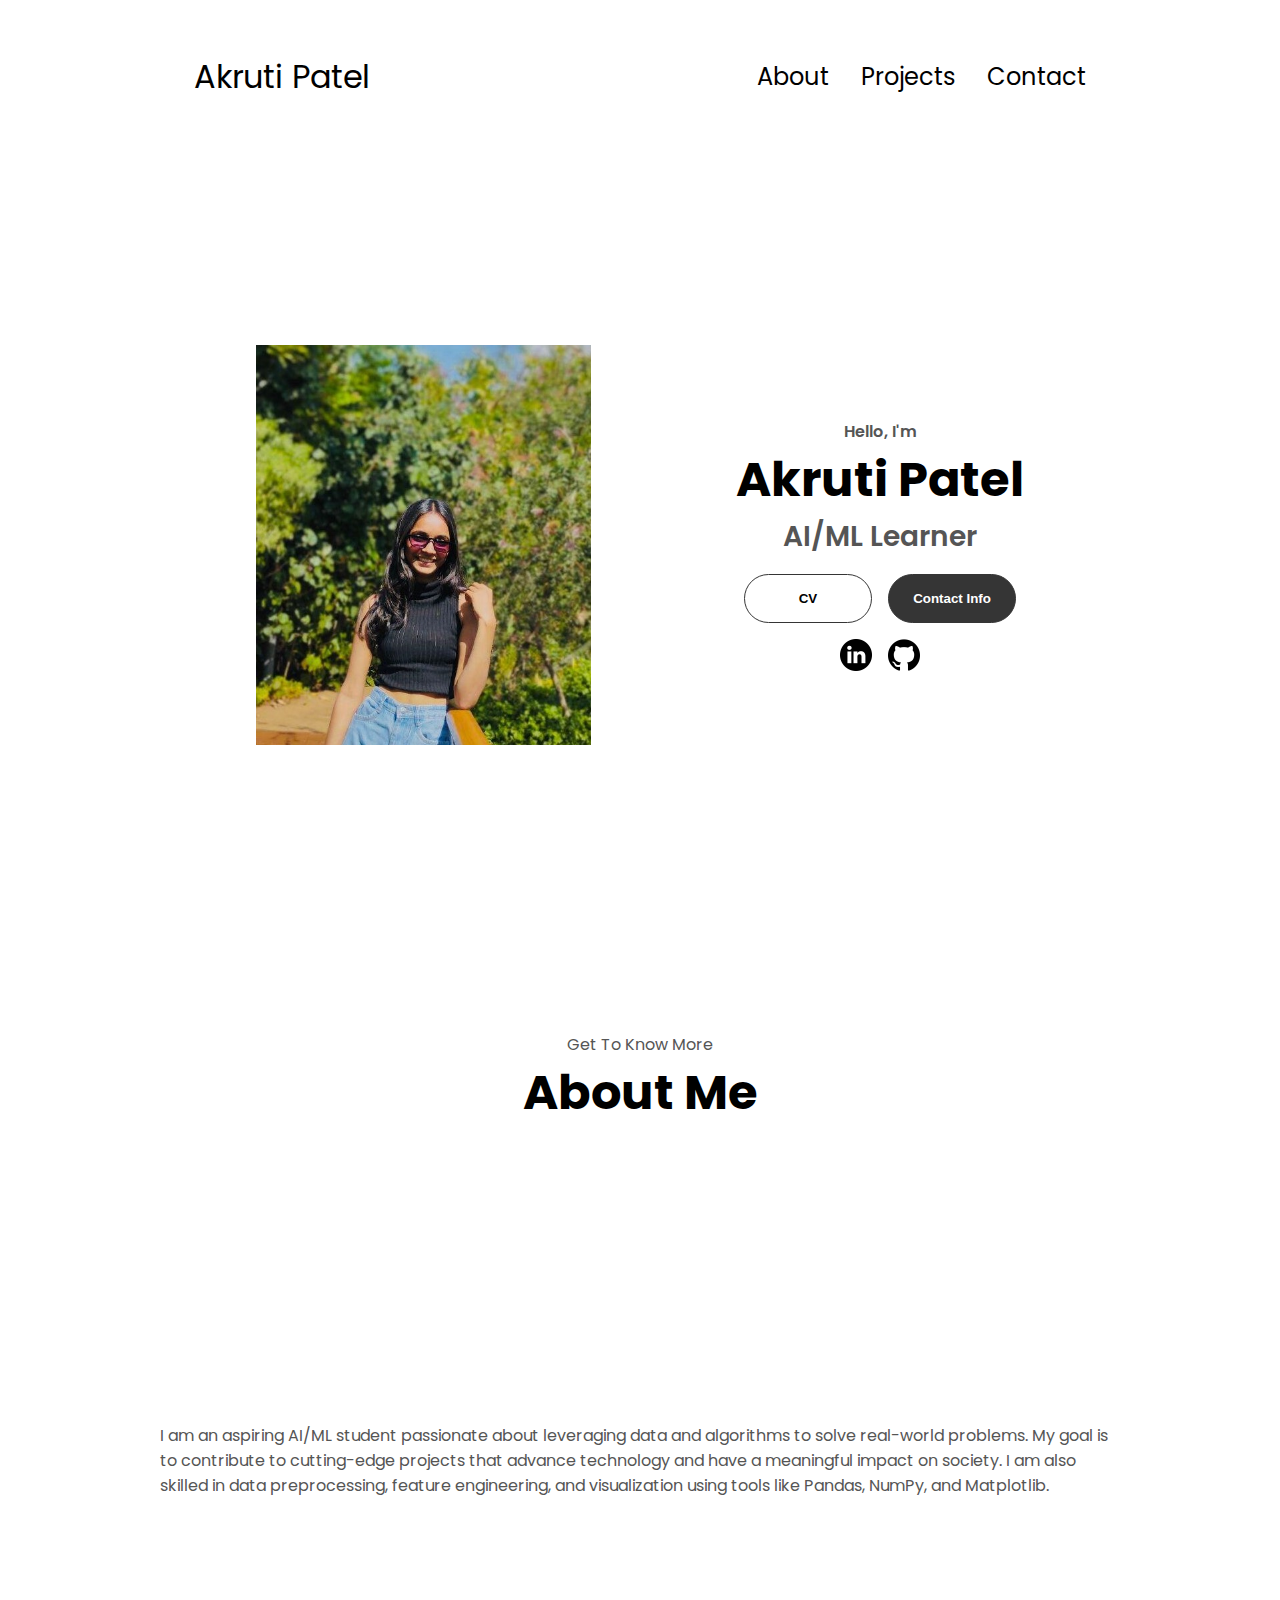
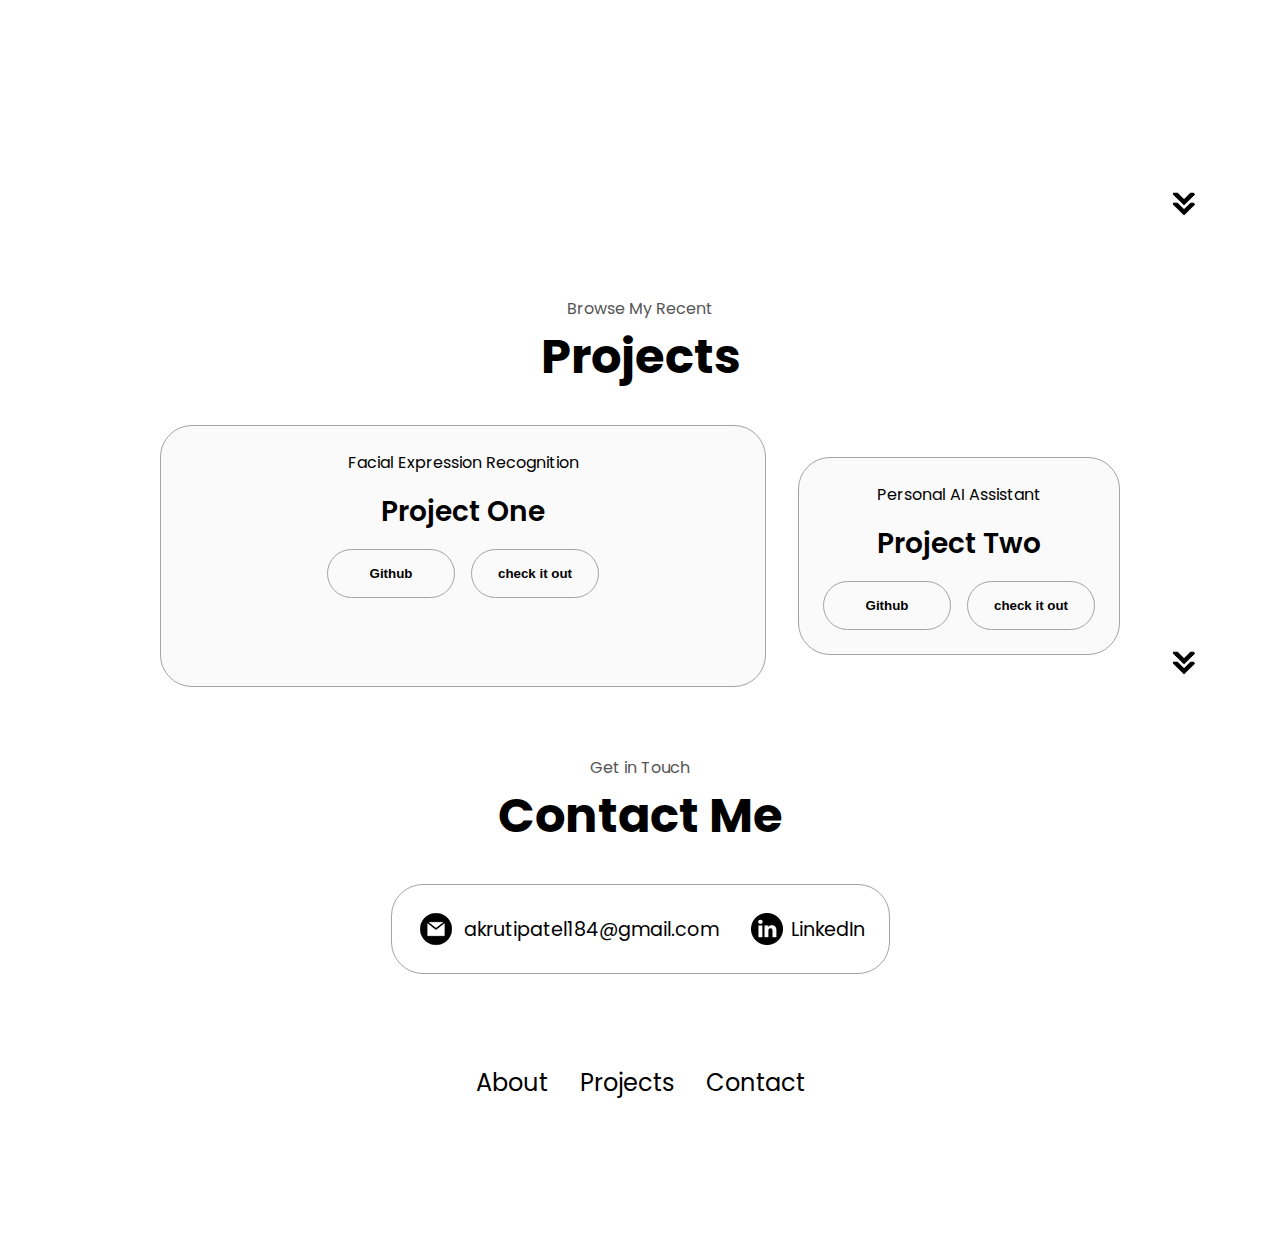
<file: index.html>
<!DOCTYPE html>
<html lang="en">
  <head>
    <meta charset="UTF-8" />
    <meta http-equiv="X-UA-Compatible" content="IE=edge" />
    <meta name="viewport" content="width=device-width, initial-scale=1.0" />
    <title>My Portfolio</title>
    <link rel="stylesheet" href="style.css" />
    <link rel="stylesheet" href="mediaqueries.css" />
  </head>
  <body>
    <nav id="desktop-nav">
      <div class="logo">Akruti Patel</div>
      <div>
        <ul class="nav-links">
          <li><a href="#about">About</a></li>
        
          <li><a href="#projects">Projects</a></li>
          <li><a href="#contact">Contact</a></li>
        </ul>
      </div>
    </nav>
    <nav id="hamburger-nav">
      <div class="logo">Akruti Patel</div>
      <div class="hamburger-menu">
        <div class="hamburger-icon" onclick="toggleMenu()">
          <span></span>
          <span></span>
          <span></span>
        </div>
        <div class="menu-links">
          <li><a href="#about" onclick="toggleMenu()">About</a></li>
        
          <li><a href="#projects" onclick="toggleMenu()">Projects</a></li>
          <li><a href="#contact" onclick="toggleMenu()">Contact</a></li>
        </div>
      </div>
    </nav>
    <section id="profile">
      <div class="section__pic-container">
        <img src="PIC1.jpg" alt="John Doe profile picture" />
      </div>
      <div class="section__text">
        <p class="section__text__p1">Hello, I'm</p>
        <h1 class="title">Akruti Patel</h1>
        <p class="section__text__p2">AI/ML Learner</p>
        <div class="btn-container">
          <button
            class="btn btn-color-2"
            onclick="window.open('resumee.pdf')"
          >
            CV
          </button>
          <button class="btn btn-color-1" onclick="location.href='./#contact'">
            Contact Info
          </button>
        </div>
        <div id="socials-container">
          <img
            src="linkedin.png"
            alt="My LinkedIn profile"
            class="icon"
            onclick="location.href='http://www.linkedin.com/in/akruti-patel-0b3089276'"
          />
          <img
            src="github.png"
            alt="My Github profile"
            class="icon"
            onclick="location.href='https://github.com/AKRUTI8'"
          />
        </div>
      </div>
    </section>
    <section id="about">
      <p class="section__text__p1">Get To Know More</p>
      <h1 class="title">About Me</h1>
      <div class="section-container">
        <div class="about-details-container">

          <div class="text-container">
            <p>
                I am an aspiring AI/ML student passionate about leveraging data and algorithms to solve real-world problems.
                My goal is to contribute to cutting-edge projects that advance technology and have a meaningful impact on society.
                I am also skilled in data preprocessing, feature engineering, and visualization using tools like Pandas, NumPy, and Matplotlib. 


            </p>
          </div>
        </div>
      </div>
      <img
        src="arrow.png"
        alt="Arrow icon"
        class="icon arrow"
        onclick="location.href='./#experience'"
      />
    </section>
    <section id="projects">
      <p class="section__text__p1">Browse My Recent</p>
      <h1 class="title">Projects</h1>
      <div class="experience-details-container">
        <div class="about-containers">
          <div class="details-container color-container">
            <div class="article-container">
                Facial Expression Recognition
            </div>
            <h2 class="experience-sub-title project-title">Project One</h2>
            <div class="btn-container">
              <button
                class="btn btn-color-2 project-btn"
                onclick="location.href='https://github.com/AKRUTI8'"
              >
                Github
              </button>
              <button
                class="btn btn-color-2 project-btn"
                onclick="location.href='https://akruti8.github.io/FER/'"
              >
                check it out
              </button>
            </div>
          </div>
          <div class="experience-details-container">
            <div class="about-containers">
              <div class="details-container color-container">
                <div class="article-container">
                    Personal AI Assistant
                </div>
                <h2 class="experience-sub-title project-title">Project Two</h2>
                <div class="btn-container">
                  <button
                    class="btn btn-color-2 project-btn"
                    onclick="location.href='https://github.com/AKRUTI8'"
                  >
                    Github
                  </button>
                  <button
                    class="btn btn-color-2 project-btn"
                    onclick="location.href='https://github.com/AKRUTI8/personalAI"
                  >
                    check it out
                  </button>
                </div>
              </div>
           
                
      <img
        src="arrow.png"
        alt="Arrow icon"
        class="icon arrow"
        onclick="location.href='./#contact'"
      />
    </section>
    <section id="contact">
      <p class="section__text__p1">Get in Touch</p>
      <h1 class="title">Contact Me</h1>
      <div class="contact-info-upper-container">
        <div class="contact-info-container">
          <img
            src="email.png"
            alt="Email icon"
            class="icon contact-icon email-icon"
          />
          <p><a href="mailto:examplemail@gmail.com">akrutipatel184@gmail.com</a></p>
        </div>
        <div class="contact-info-container">
          <img
            src="linkedin.png"
            alt="LinkedIn icon"
            class="icon contact-icon"
          />
          <p><a href="http://www.linkedin.com/in/akruti-patel-0b3089276">LinkedIn</a></p>
        </div>
      </div>
    </section>
    <footer>
      <nav>
        <div class="nav-links-container">
          <ul class="nav-links">
            <li><a href="#about">About</a></li>
        
            <li><a href="#projects">Projects</a></li>
            <li><a href="#contact">Contact</a></li>
          </ul>
        </div>
      </nav>

    </footer>
    <script src="script.js"></script>
  </body>
</html>
</file>
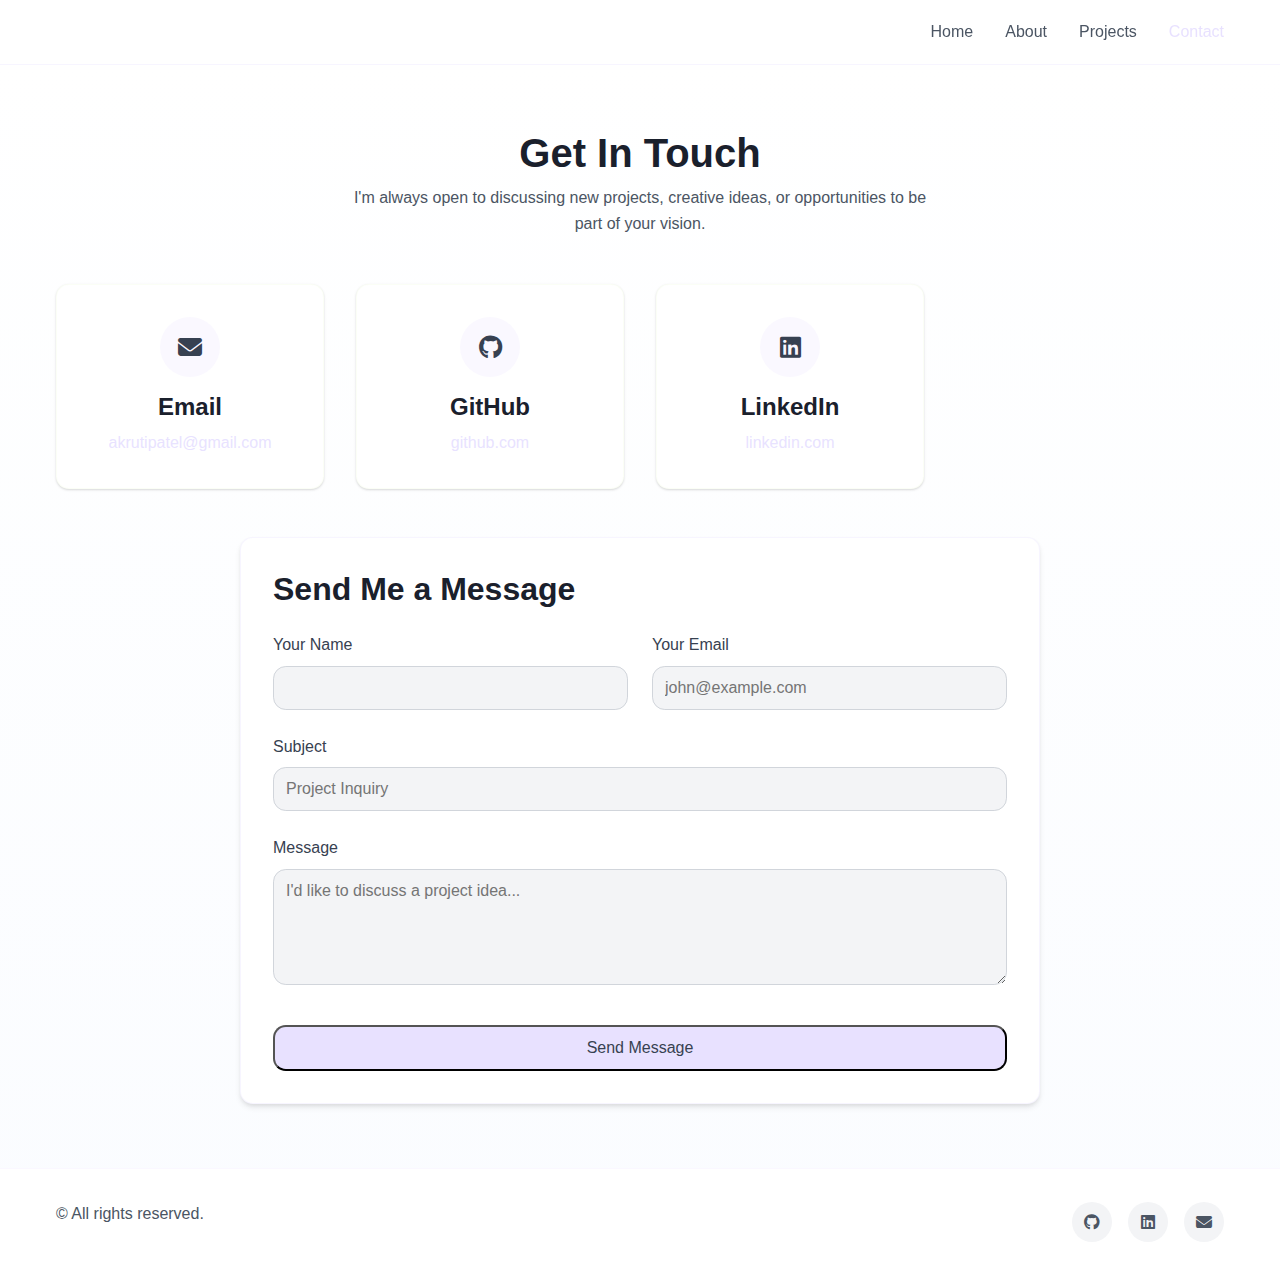
<file: contact.html>
<!DOCTYPE html>
<html lang="en">
<head>
  <meta charset="UTF-8">
  <meta name="viewport" content="width=device-width, initial-scale=1.0">
  <title>Contact - Akruti Patel</title>
  <link rel="stylesheet" href="styles.css">
  <link rel="stylesheet" href="https://cdnjs.cloudflare.com/ajax/libs/font-awesome/6.4.0/css/all.min.css">
</head>
<body>
  <!-- Header -->
  <header>
    <div class="container">
      <div class="navbar">
        <div class="logo">
          <a href="index.html"><span></span></a>
        </div>
        
        <nav class="nav-links">
          <a href="index.html">Home</a>
          <a href="about.html">About</a>
          <a href="projects.html">Projects</a>
          <a href="contact.html" class="active">Contact</a>
        </nav>
        
        <button class="hamburger" aria-label="Toggle menu">
          <span></span>
          <span></span>
          <span></span>
        </button>
      </div>
    </div>
  </header>

  <!-- Contact Section -->
  <section class="contact-section">
    <div class="container">
      <h1 class="page-title">Get In Touch</h1>
      <p class="page-description">I'm always open to discussing new projects, creative ideas, or opportunities to be part of your vision.</p>
      
      <div class="contact-cards">
        <div class="contact-card">
          <div class="contact-icon">
            <i class="fas fa-envelope"></i>
          </div>
          <h3>Email</h3>
          <a href="mailto:alex@example.com">akrutipatel@gmail.com</a>
        </div>
        
        <div class="contact-card">
          <div class="contact-icon">
            <i class="fab fa-github"></i>
          </div>
          <h3>GitHub</h3>
          <a href="https://github.com/AKRUTI8" target="_blank" rel="noopener noreferrer">github.com</a>
        </div>
        
        <div class="contact-card">
          <div class="contact-icon">
            <i class="fab fa-linkedin"></i>
          </div>
          <h3>LinkedIn</h3>
          <a href="https://www.linkedin.com/in/akruti-khambhaliya-0b3089276/" target="_blank" rel="noopener noreferrer">linkedin.com</a>
        </div>
      </div>
      
      <div class="contact-form-container">
        <h2>Send Me a Message</h2>
        <form id="contact-form" class="contact-form">
          <div class="form-grid">
            <div class="form-group">
              <label for="name">Your Name</label>
              <input type="text" id="name" name="name" placeholder="" required>
            </div>
            <div class="form-group">
              <label for="email">Your Email</label>
              <input type="email" id="email" name="email" placeholder="john@example.com" required>
            </div>
          </div>
          
          <div class="form-group">
            <label for="subject">Subject</label>
            <input type="text" id="subject" name="subject" placeholder="Project Inquiry" required>
          </div>
          
          <div class="form-group">
            <label for="message">Message</label>
            <textarea id="message" name="message" rows="5" placeholder="I'd like to discuss a project idea..." required></textarea>
          </div>
          
          <button type="submit" class="btn btn-primary btn-submit">Send Message</button>
        </form>
      </div>
    </div>
  </section>

  <!-- Alert Message -->
  <div class="alert" id="alert">
    <i class="fas fa-check-circle"></i>
    <span>Message sent successfully!</span>
  </div>

  <!-- Footer -->
  <footer>
    <div class="container">
      <div class="footer-content">
        <div class="copyright">
          <p>© <span id="current-year"></span> All rights reserved.</p>
        </div>
        
        <div class="social-links">
          <a href="https://github.com/AKRUTI8" target="_blank" rel="noopener noreferrer">
            <i class="fab fa-github"></i>
          </a>
          <a href="https://www.linkedin.com/in/akruti-khambhaliya-0b3089276/" target="_blank" rel="noopener noreferrer">
            <i class="fab fa-linkedin"></i>
          </a>
          <a href="mailto:akrutipatel184@gmail.com">
            <i class="fas fa-envelope"></i>
          </a>
        </div>
      </div>
    </div>
  </footer>

  <!-- Custom Cursor -->
  <div class="cursor"></div>

  <script src="script.js"></script>
</body>
</html>
</file>
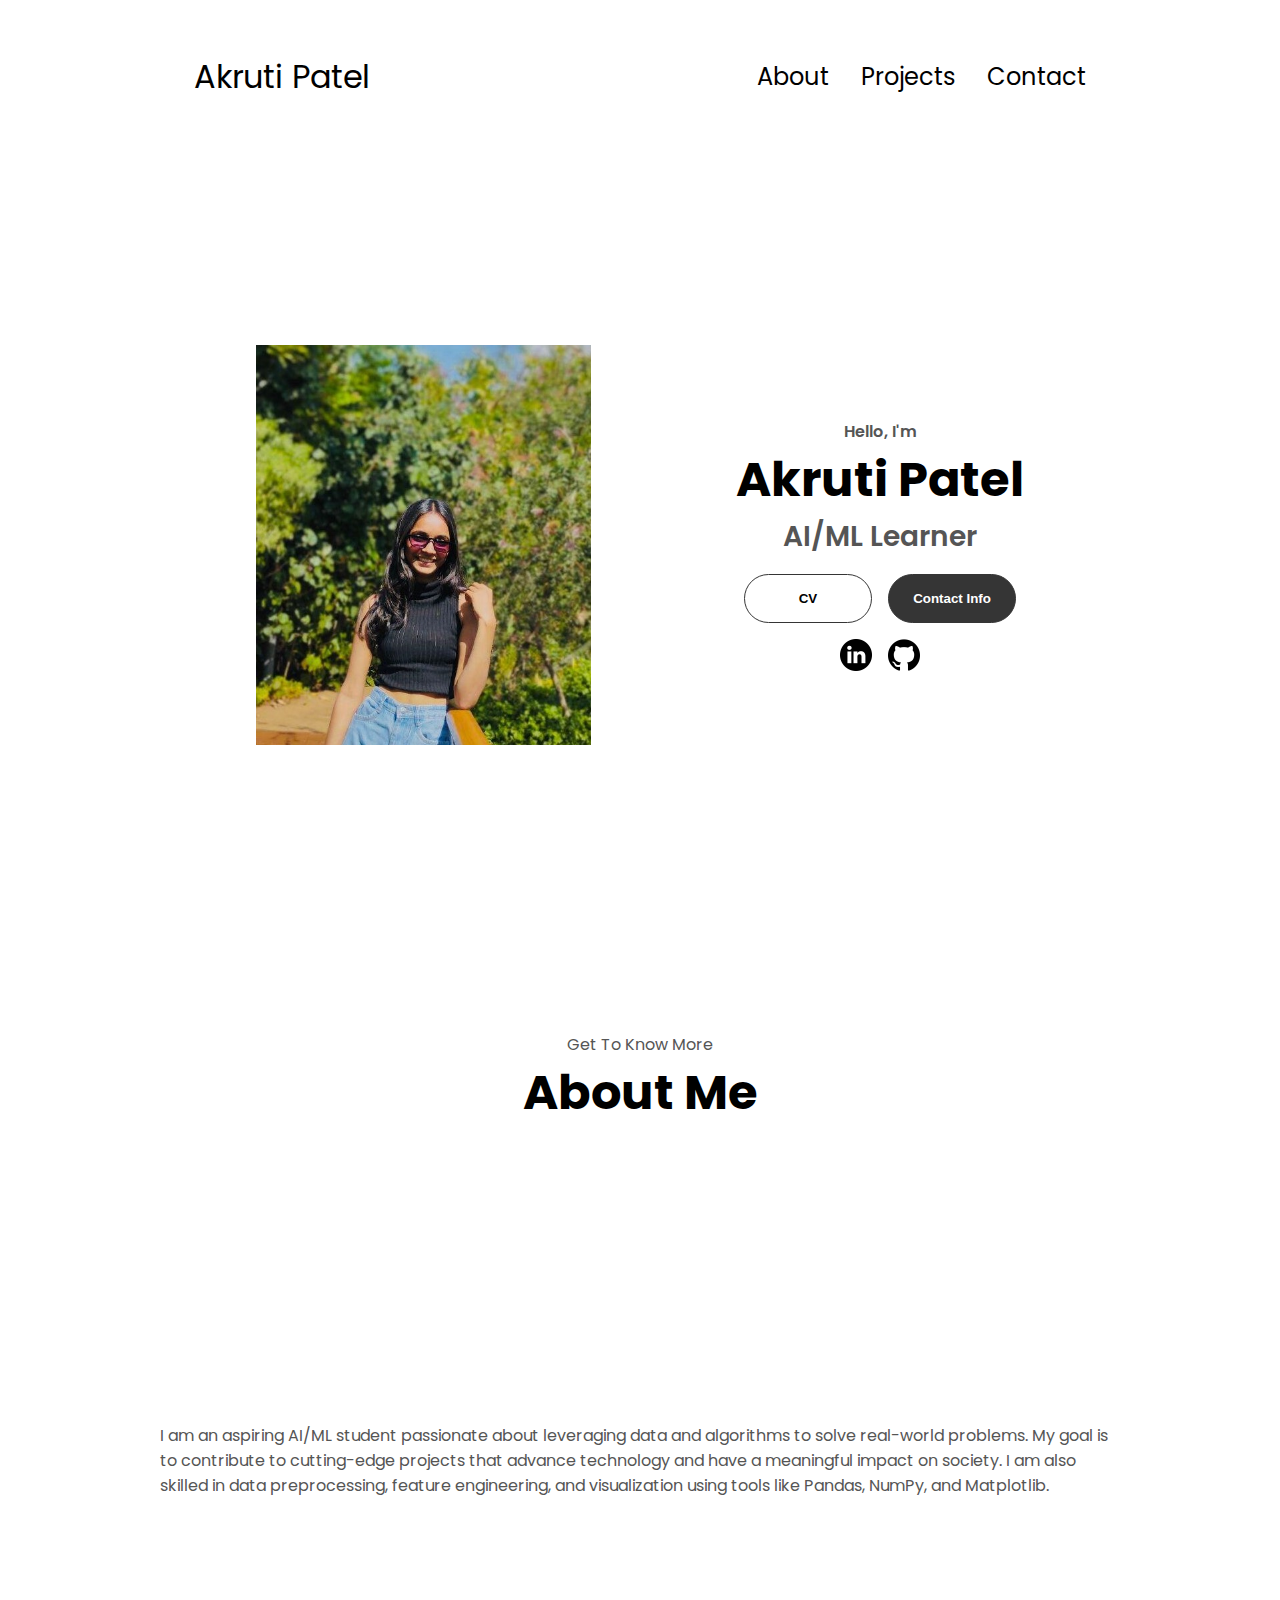
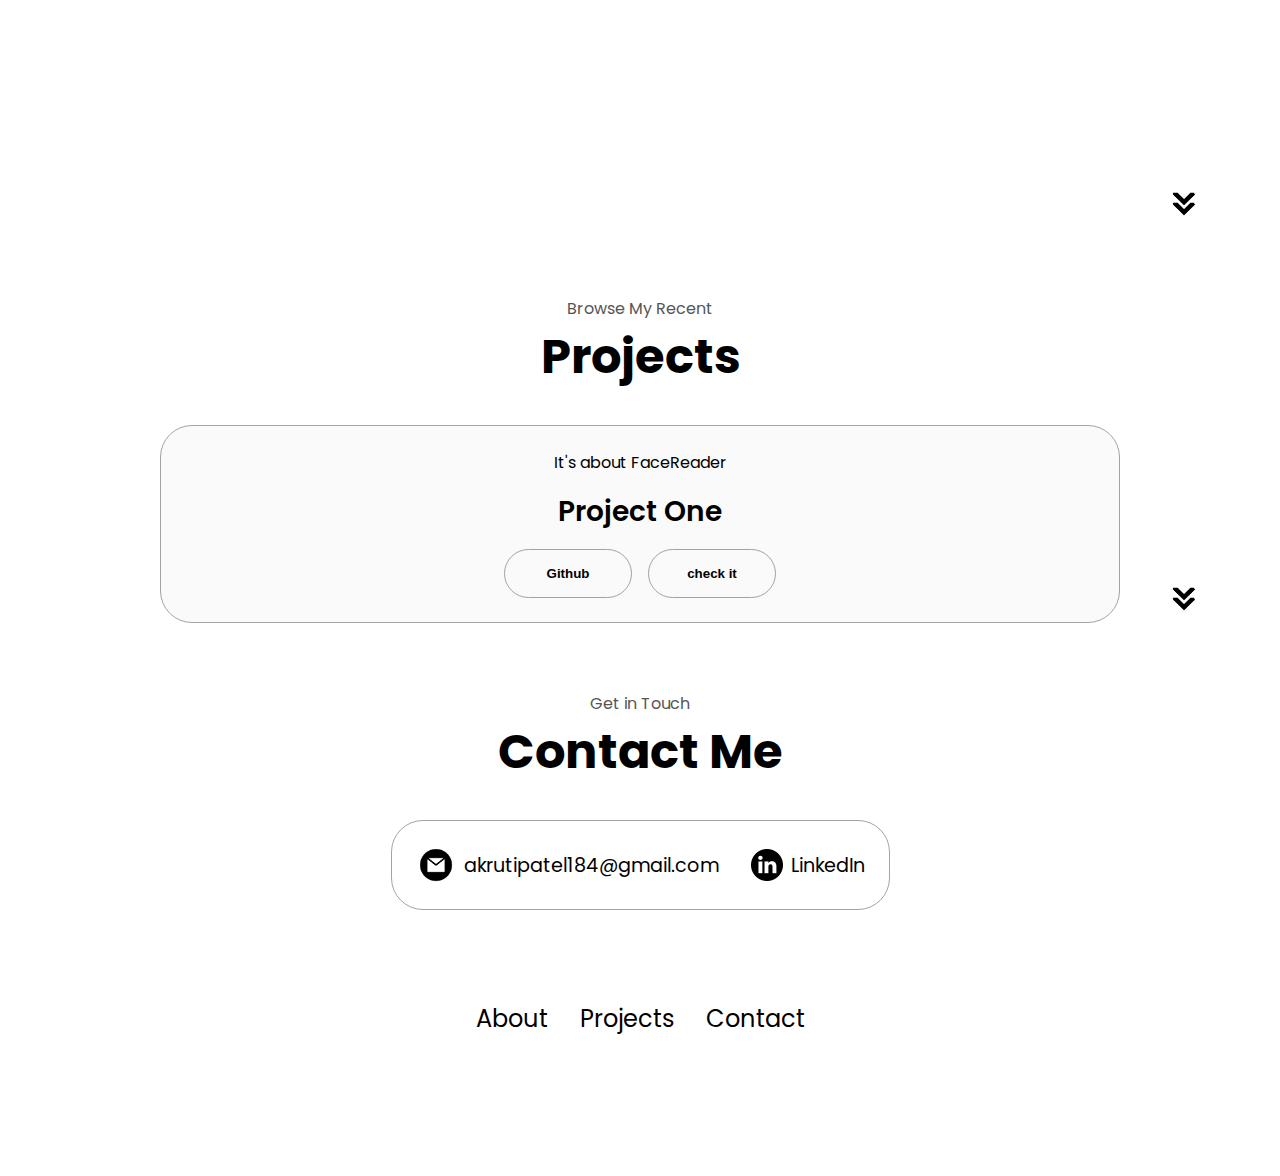
<file: MYportfolio.html>
<!DOCTYPE html>
<html lang="en">
  <head>
    <meta charset="UTF-8" />
    <meta http-equiv="X-UA-Compatible" content="IE=edge" />
    <meta name="viewport" content="width=device-width, initial-scale=1.0" />
    <title>My Portfolio</title>
    <link rel="stylesheet" href="style.css" />
    <link rel="stylesheet" href="mediaqueries.css" />
  </head>
  <body>
    <nav id="desktop-nav">
      <div class="logo">Akruti Patel</div>
      <div>
        <ul class="nav-links">
          <li><a href="#about">About</a></li>
        
          <li><a href="#projects">Projects</a></li>
          <li><a href="#contact">Contact</a></li>
        </ul>
      </div>
    </nav>
    <nav id="hamburger-nav">
      <div class="logo">Akruti Patel</div>
      <div class="hamburger-menu">
        <div class="hamburger-icon" onclick="toggleMenu()">
          <span></span>
          <span></span>
          <span></span>
        </div>
        <div class="menu-links">
          <li><a href="#about" onclick="toggleMenu()">About</a></li>
        
          <li><a href="#projects" onclick="toggleMenu()">Projects</a></li>
          <li><a href="#contact" onclick="toggleMenu()">Contact</a></li>
        </div>
      </div>
    </nav>
    <section id="profile">
      <div class="section__pic-container">
        <img src="PIC1.jpg" alt="John Doe profile picture" />
      </div>
      <div class="section__text">
        <p class="section__text__p1">Hello, I'm</p>
        <h1 class="title">Akruti Patel</h1>
        <p class="section__text__p2">AI/ML Learner</p>
        <div class="btn-container">
          <button
            class="btn btn-color-2"
            onclick="window.open('example.pdf')"
          >
            CV
          </button>
          <button class="btn btn-color-1" onclick="location.href='./#contact'">
            Contact Info
          </button>
        </div>
        <div id="socials-container">
          <img
            src="linkedin.png"
            alt="My LinkedIn profile"
            class="icon"
            onclick="location.href='http://www.linkedin.com/in/akruti-patel-0b3089276'"
          />
          <img
            src="github.png"
            alt="My Github profile"
            class="icon"
            onclick="location.href='https://github.com/AKRUTI8'"
          />
        </div>
      </div>
    </section>
    <section id="about">
      <p class="section__text__p1">Get To Know More</p>
      <h1 class="title">About Me</h1>
      <div class="section-container">
        <div class="about-details-container">

          <div class="text-container">
            <p>
                I am an aspiring AI/ML student passionate about leveraging data and algorithms to solve real-world problems.
                My goal is to contribute to cutting-edge projects that advance technology and have a meaningful impact on society.
                I am also skilled in data preprocessing, feature engineering, and visualization using tools like Pandas, NumPy, and Matplotlib. 


            </p>
          </div>
        </div>
      </div>
      <img
        src="arrow.png"
        alt="Arrow icon"
        class="icon arrow"
        onclick="location.href='./#experience'"
      />
    </section>
    <section id="projects">
      <p class="section__text__p1">Browse My Recent</p>
      <h1 class="title">Projects</h1>
      <div class="experience-details-container">
        <div class="about-containers">
          <div class="details-container color-container">
            <div class="article-container">
                It's about FaceReader
            </div>
            <h2 class="experience-sub-title project-title">Project One</h2>
            <div class="btn-container">
              <button
                class="btn btn-color-2 project-btn"
                onclick="location.href='https://github.com/AKRUTI8'"
              >
                Github
              </button>
              <button
                class="btn btn-color-2 project-btn"
                onclick="location.href='https://akruti8.github.io/FER/'"
              >
                check it
              </button>
            </div>
          </div>
           
                
      <img
        src="arrow.png"
        alt="Arrow icon"
        class="icon arrow"
        onclick="location.href='./#contact'"
      />
    </section>
    <section id="contact">
      <p class="section__text__p1">Get in Touch</p>
      <h1 class="title">Contact Me</h1>
      <div class="contact-info-upper-container">
        <div class="contact-info-container">
          <img
            src="email.png"
            alt="Email icon"
            class="icon contact-icon email-icon"
          />
          <p><a href="mailto:examplemail@gmail.com">akrutipatel184@gmail.com</a></p>
        </div>
        <div class="contact-info-container">
          <img
            src="linkedin.png"
            alt="LinkedIn icon"
            class="icon contact-icon"
          />
          <p><a href="http://www.linkedin.com/in/akruti-patel-0b3089276">LinkedIn</a></p>
        </div>
      </div>
    </section>
    <footer>
      <nav>
        <div class="nav-links-container">
          <ul class="nav-links">
            <li><a href="#about">About</a></li>
        
            <li><a href="#projects">Projects</a></li>
            <li><a href="#contact">Contact</a></li>
          </ul>
        </div>
      </nav>

    </footer>
    <script src="script.js"></script>
  </body>
</html>
</file>
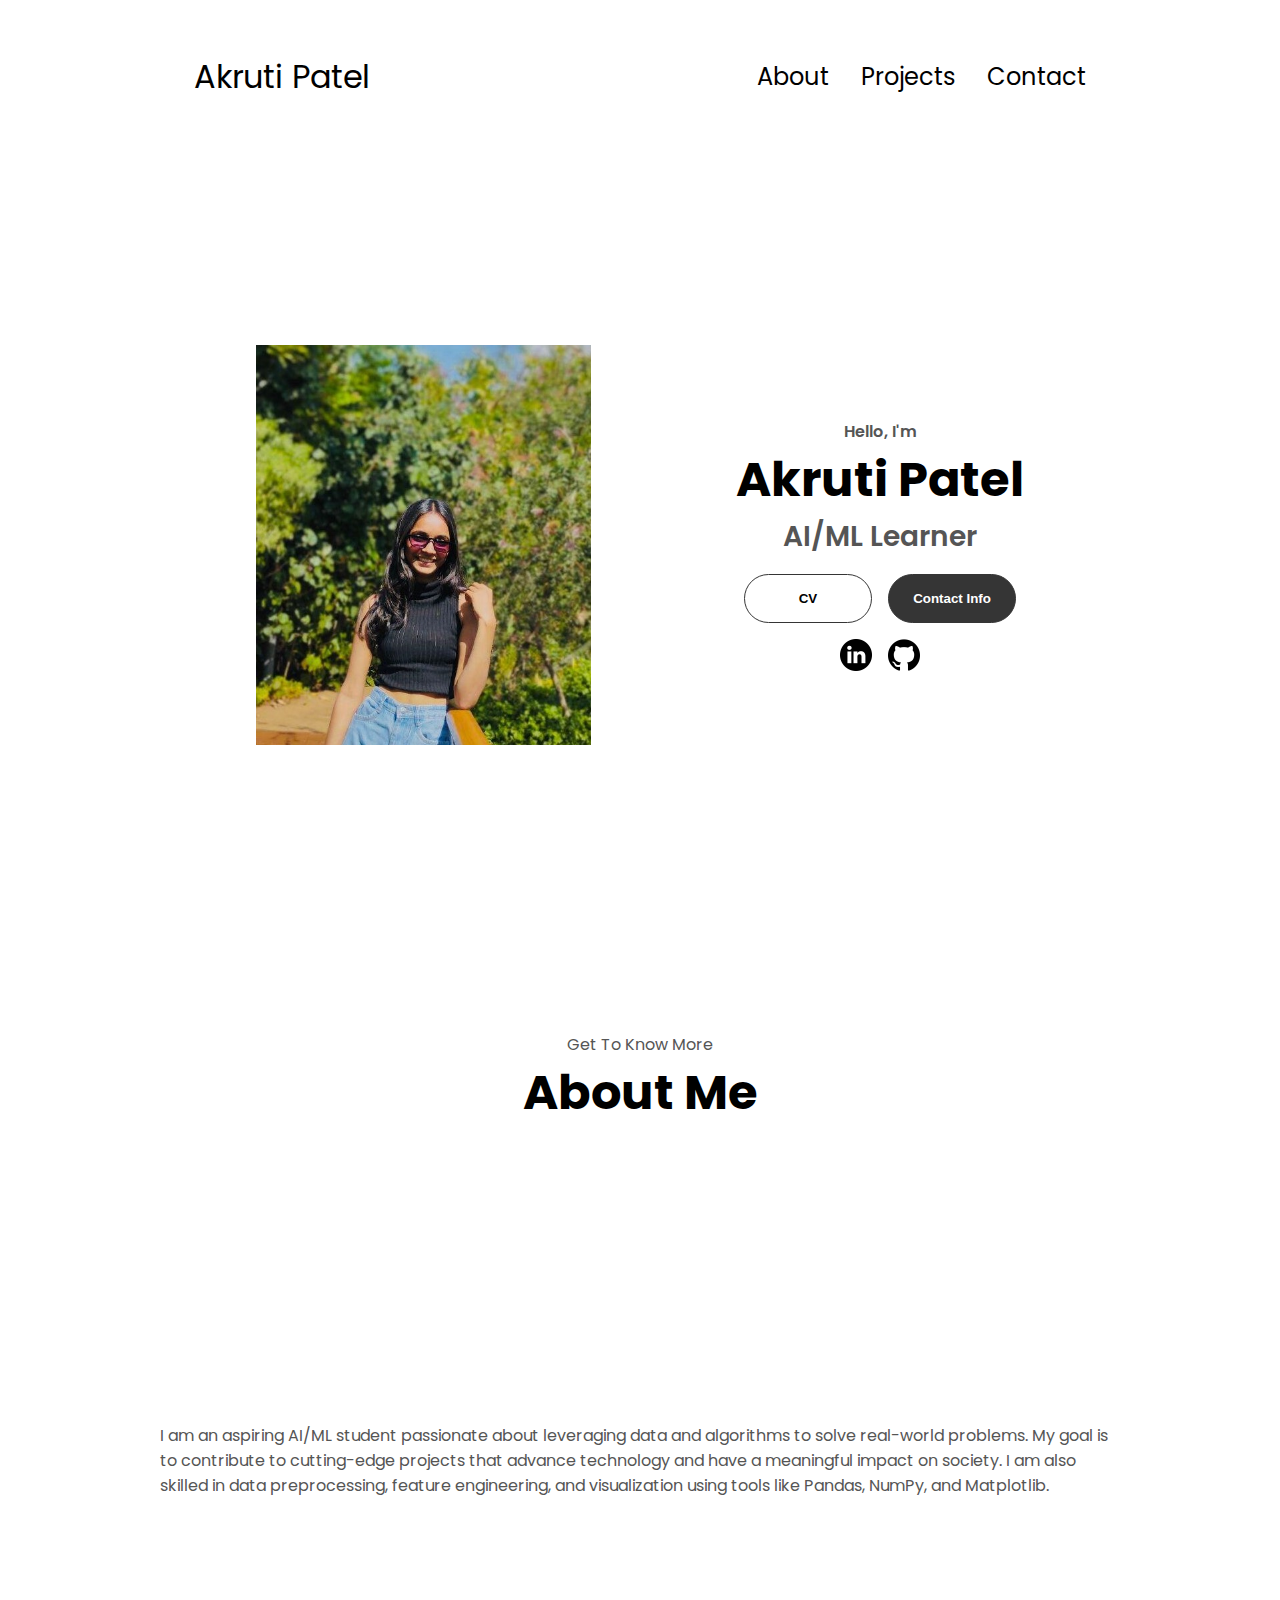
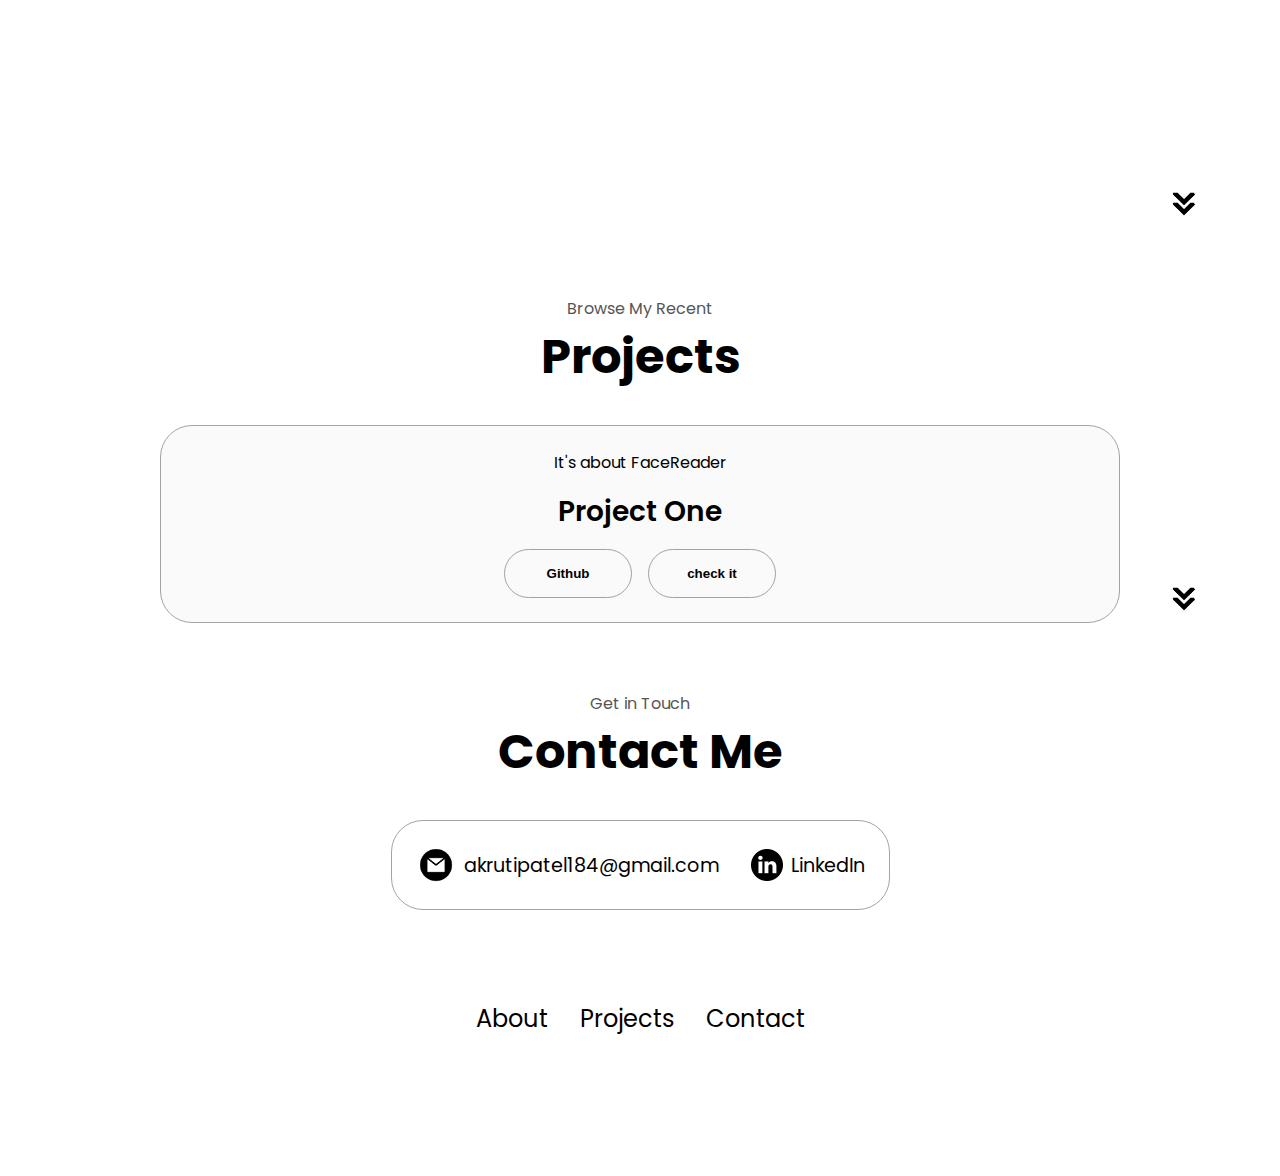
<file: portfolio.html>
<!DOCTYPE html>
<html lang="en">
  <head>
    <meta charset="UTF-8" />
    <meta http-equiv="X-UA-Compatible" content="IE=edge" />
    <meta name="viewport" content="width=device-width, initial-scale=1.0" />
    <title>My Portfolio</title>
    <link rel="stylesheet" href="style.css" />
    <link rel="stylesheet" href="mediaqueries.css" />
  </head>
  <body>
    <nav id="desktop-nav">
      <div class="logo">Akruti Patel</div>
      <div>
        <ul class="nav-links">
          <li><a href="#about">About</a></li>
        
          <li><a href="#projects">Projects</a></li>
          <li><a href="#contact">Contact</a></li>
        </ul>
      </div>
    </nav>
    <nav id="hamburger-nav">
      <div class="logo">Akruti Patel</div>
      <div class="hamburger-menu">
        <div class="hamburger-icon" onclick="toggleMenu()">
          <span></span>
          <span></span>
          <span></span>
        </div>
        <div class="menu-links">
          <li><a href="#about" onclick="toggleMenu()">About</a></li>
        
          <li><a href="#projects" onclick="toggleMenu()">Projects</a></li>
          <li><a href="#contact" onclick="toggleMenu()">Contact</a></li>
        </div>
      </div>
    </nav>
    <section id="profile">
      <div class="section__pic-container">
        <img src="PIC1.jpg" alt="John Doe profile picture" />
      </div>
      <div class="section__text">
        <p class="section__text__p1">Hello, I'm</p>
        <h1 class="title">Akruti Patel</h1>
        <p class="section__text__p2">AI/ML Learner</p>
        <div class="btn-container">
          <button
            class="btn btn-color-2"
            onclick="window.open('example.pdf')"
          >
            CV
          </button>
          <button class="btn btn-color-1" onclick="location.href='./#contact'">
            Contact Info
          </button>
        </div>
        <div id="socials-container">
          <img
            src="linkedin.png"
            alt="My LinkedIn profile"
            class="icon"
            onclick="location.href='http://www.linkedin.com/in/akruti-patel-0b3089276'"
          />
          <img
            src="github.png"
            alt="My Github profile"
            class="icon"
            onclick="location.href='https://github.com/AKRUTI8'"
          />
        </div>
      </div>
    </section>
    <section id="about">
      <p class="section__text__p1">Get To Know More</p>
      <h1 class="title">About Me</h1>
      <div class="section-container">
        <div class="about-details-container">

          <div class="text-container">
            <p>
                I am an aspiring AI/ML student passionate about leveraging data and algorithms to solve real-world problems.
                My goal is to contribute to cutting-edge projects that advance technology and have a meaningful impact on society.
                I am also skilled in data preprocessing, feature engineering, and visualization using tools like Pandas, NumPy, and Matplotlib. 


            </p>
          </div>
        </div>
      </div>
      <img
        src="arrow.png"
        alt="Arrow icon"
        class="icon arrow"
        onclick="location.href='./#experience'"
      />
    </section>
    <section id="projects">
      <p class="section__text__p1">Browse My Recent</p>
      <h1 class="title">Projects</h1>
      <div class="experience-details-container">
        <div class="about-containers">
          <div class="details-container color-container">
            <div class="article-container">
                It's about FaceReader
            </div>
            <h2 class="experience-sub-title project-title">Project One</h2>
            <div class="btn-container">
              <button
                class="btn btn-color-2 project-btn"
                onclick="location.href='https://github.com/AKRUTI8'"
              >
                Github
              </button>
              <button
                class="btn btn-color-2 project-btn"
                onclick="location.href='https://akruti8.github.io/FER/'"
              >
                check it
              </button>
            </div>
          </div>
           
                
      <img
        src="arrow.png"
        alt="Arrow icon"
        class="icon arrow"
        onclick="location.href='./#contact'"
      />
    </section>
    <section id="contact">
      <p class="section__text__p1">Get in Touch</p>
      <h1 class="title">Contact Me</h1>
      <div class="contact-info-upper-container">
        <div class="contact-info-container">
          <img
            src="email.png"
            alt="Email icon"
            class="icon contact-icon email-icon"
          />
          <p><a href="mailto:examplemail@gmail.com">akrutipatel184@gmail.com</a></p>
        </div>
        <div class="contact-info-container">
          <img
            src="linkedin.png"
            alt="LinkedIn icon"
            class="icon contact-icon"
          />
          <p><a href="http://www.linkedin.com/in/akruti-patel-0b3089276">LinkedIn</a></p>
        </div>
      </div>
    </section>
    <footer>
      <nav>
        <div class="nav-links-container">
          <ul class="nav-links">
            <li><a href="#about">About</a></li>
        
            <li><a href="#projects">Projects</a></li>
            <li><a href="#contact">Contact</a></li>
          </ul>
        </div>
      </nav>

    </footer>
    <script src="script.js"></script>
  </body>
</html>
</file>
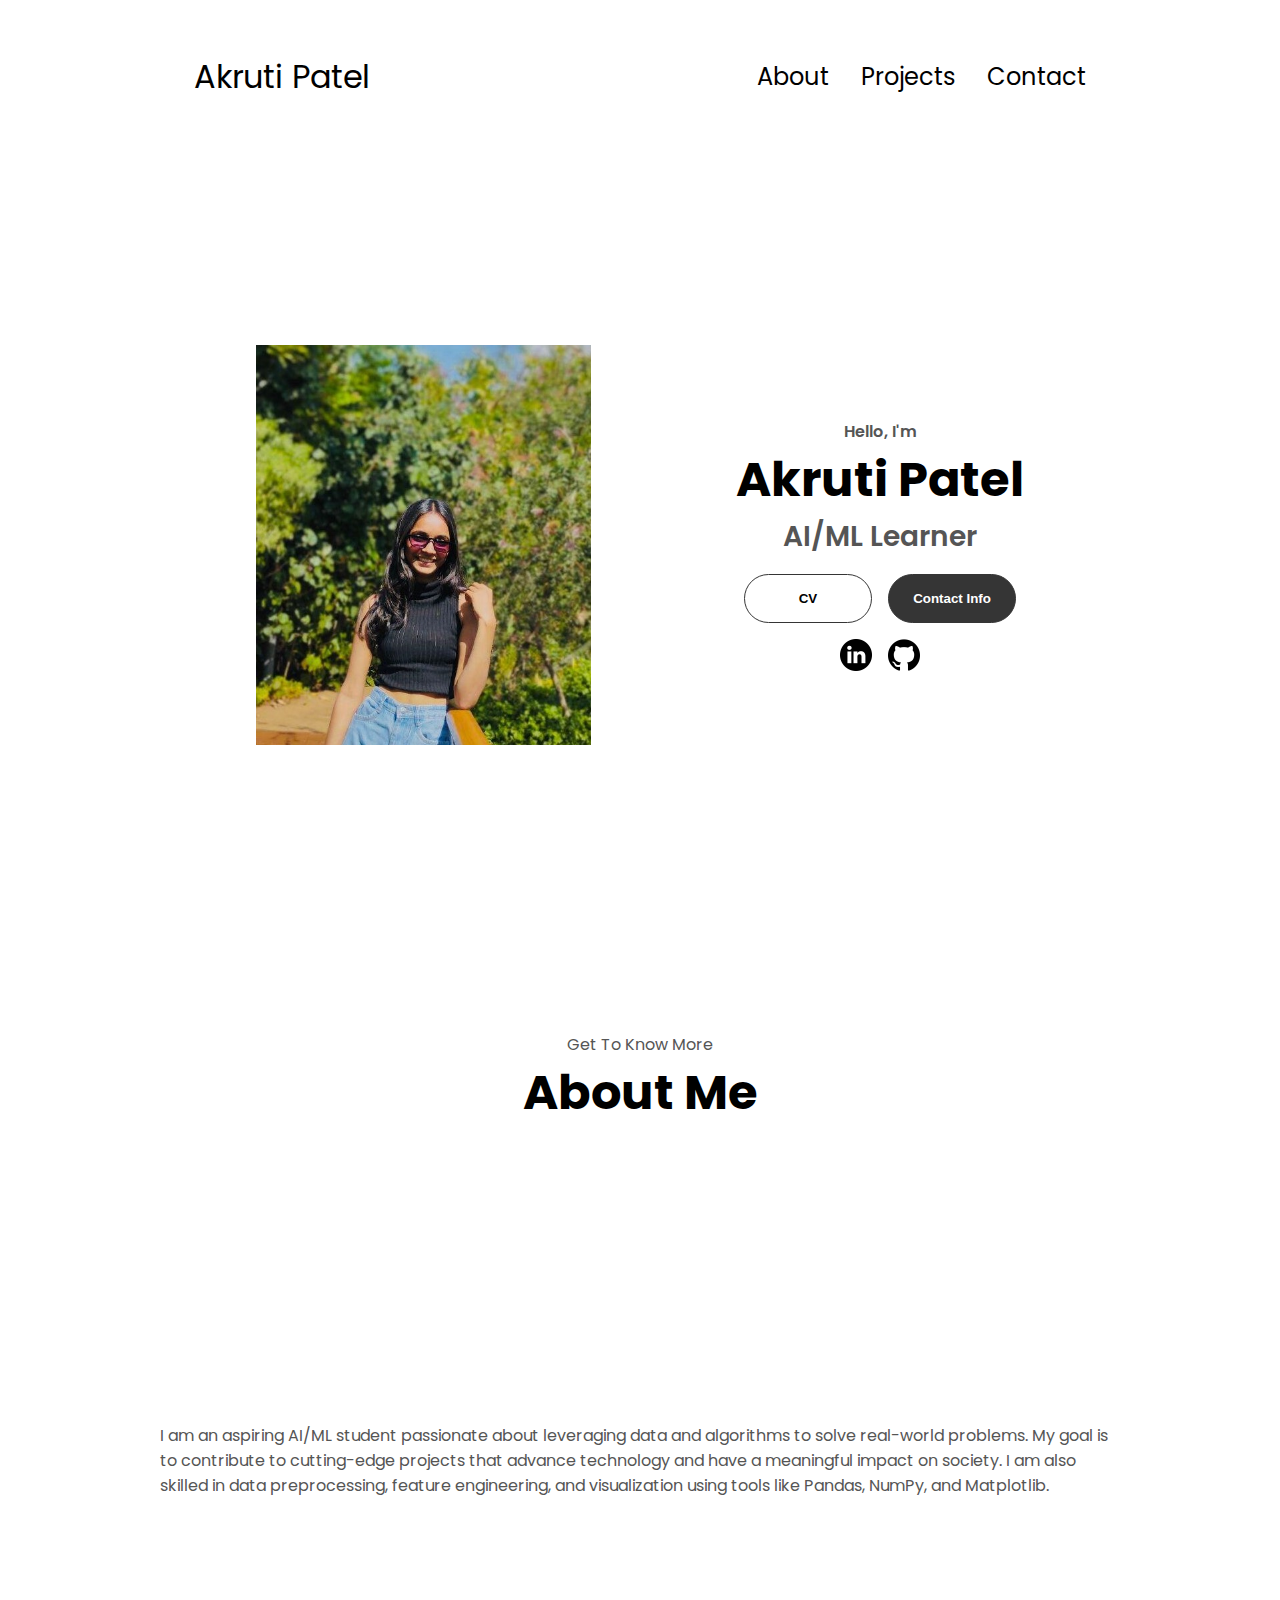
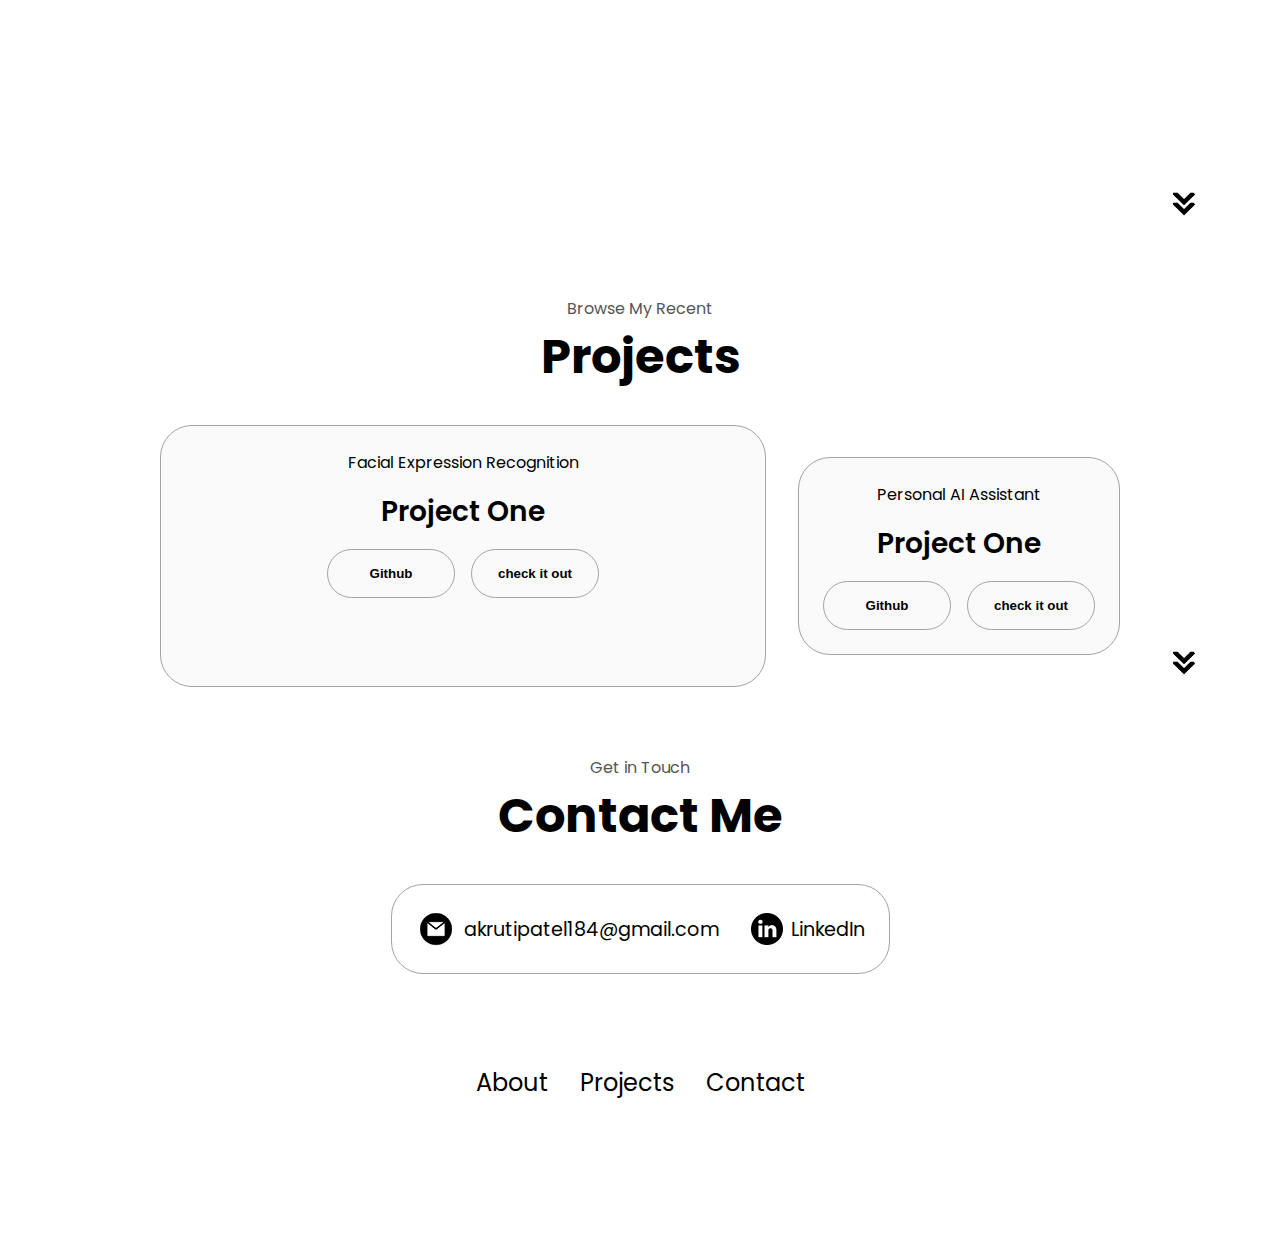
<file: PORTFOLIO.html>
<!DOCTYPE html>
<html lang="en">
  <head>
    <meta charset="UTF-8" />
    <meta http-equiv="X-UA-Compatible" content="IE=edge" />
    <meta name="viewport" content="width=device-width, initial-scale=1.0" />
    <title>My Portfolio</title>
    <link rel="stylesheet" href="style.css" />
    <link rel="stylesheet" href="mediaqueries.css" />
  </head>
  <body>
    <nav id="desktop-nav">
      <div class="logo">Akruti Patel</div>
      <div>
        <ul class="nav-links">
          <li><a href="#about">About</a></li>
        
          <li><a href="#projects">Projects</a></li>
          <li><a href="#contact">Contact</a></li>
        </ul>
      </div>
    </nav>
    <nav id="hamburger-nav">
      <div class="logo">Akruti Patel</div>
      <div class="hamburger-menu">
        <div class="hamburger-icon" onclick="toggleMenu()">
          <span></span>
          <span></span>
          <span></span>
        </div>
        <div class="menu-links">
          <li><a href="#about" onclick="toggleMenu()">About</a></li>
        
          <li><a href="#projects" onclick="toggleMenu()">Projects</a></li>
          <li><a href="#contact" onclick="toggleMenu()">Contact</a></li>
        </div>
      </div>
    </nav>
    <section id="profile">
      <div class="section__pic-container">
        <img src="PIC1.jpg" alt="John Doe profile picture" />
      </div>
      <div class="section__text">
        <p class="section__text__p1">Hello, I'm</p>
        <h1 class="title">Akruti Patel</h1>
        <p class="section__text__p2">AI/ML Learner</p>
        <div class="btn-container">
          <button
            class="btn btn-color-2"
            onclick="window.open('resumee.pdf')"
          >
            CV
          </button>
          <button class="btn btn-color-1" onclick="location.href='./#contact'">
            Contact Info
          </button>
        </div>
        <div id="socials-container">
          <img
            src="linkedin.png"
            alt="My LinkedIn profile"
            class="icon"
            onclick="location.href='http://www.linkedin.com/in/akruti-patel-0b3089276'"
          />
          <img
            src="github.png"
            alt="My Github profile"
            class="icon"
            onclick="location.href='https://github.com/AKRUTI8'"
          />
        </div>
      </div>
    </section>
    <section id="about">
      <p class="section__text__p1">Get To Know More</p>
      <h1 class="title">About Me</h1>
      <div class="section-container">
        <div class="about-details-container">

          <div class="text-container">
            <p>
                I am an aspiring AI/ML student passionate about leveraging data and algorithms to solve real-world problems.
                My goal is to contribute to cutting-edge projects that advance technology and have a meaningful impact on society.
                I am also skilled in data preprocessing, feature engineering, and visualization using tools like Pandas, NumPy, and Matplotlib. 


            </p>
          </div>
        </div>
      </div>
      <img
        src="arrow.png"
        alt="Arrow icon"
        class="icon arrow"
        onclick="location.href='./#experience'"
      />
    </section>
    <section id="projects">
      <p class="section__text__p1">Browse My Recent</p>
      <h1 class="title">Projects</h1>
      <div class="experience-details-container">
        <div class="about-containers">
          <div class="details-container color-container">
            <div class="article-container">
                Facial Expression Recognition
            </div>
            <h2 class="experience-sub-title project-title">Project One</h2>
            <div class="btn-container">
              <button
                class="btn btn-color-2 project-btn"
                onclick="location.href='https://github.com/AKRUTI8'"
              >
                Github
              </button>
              <button
                class="btn btn-color-2 project-btn"
                onclick="location.href='https://akruti8.github.io/FER/'"
              >
                check it out
              </button>
            </div>
          </div>
          <div class="experience-details-container">
            <div class="about-containers">
              <div class="details-container color-container">
                <div class="article-container">
                    Personal AI Assistant
                </div>
                <h2 class="experience-sub-title project-title">Project One</h2>
                <div class="btn-container">
                  <button
                    class="btn btn-color-2 project-btn"
                    onclick="location.href='https://github.com/AKRUTI8'"
                  >
                    Github
                  </button>
                  <button
                    class="btn btn-color-2 project-btn"
                    onclick="location.href='https://github.com/AKRUTI8/personalAI"
                  >
                    check it out
                  </button>
                </div>
              </div>
           
                
      <img
        src="arrow.png"
        alt="Arrow icon"
        class="icon arrow"
        onclick="location.href='./#contact'"
      />
    </section>
    <section id="contact">
      <p class="section__text__p1">Get in Touch</p>
      <h1 class="title">Contact Me</h1>
      <div class="contact-info-upper-container">
        <div class="contact-info-container">
          <img
            src="email.png"
            alt="Email icon"
            class="icon contact-icon email-icon"
          />
          <p><a href="mailto:examplemail@gmail.com">akrutipatel184@gmail.com</a></p>
        </div>
        <div class="contact-info-container">
          <img
            src="linkedin.png"
            alt="LinkedIn icon"
            class="icon contact-icon"
          />
          <p><a href="http://www.linkedin.com/in/akruti-patel-0b3089276">LinkedIn</a></p>
        </div>
      </div>
    </section>
    <footer>
      <nav>
        <div class="nav-links-container">
          <ul class="nav-links">
            <li><a href="#about">About</a></li>
        
            <li><a href="#projects">Projects</a></li>
            <li><a href="#contact">Contact</a></li>
          </ul>
        </div>
      </nav>

    </footer>
    <script src="script.js"></script>
  </body>
</html>
</file>
<file: style.css>
/* GENERAL */

@import url("https://fonts.googleapis.com/css2?family=Poppins:wght@300;400;500;600&display=swap");

* {
  margin: 0;
  padding: 0;
}

body {
  font-family: "Poppins", sans-serif;
}

html {
  scroll-behavior: smooth;
}

p {
  color: rgb(85, 85, 85);
}

/* TRANSITION */

a,
.btn {
  transition: all 300ms ease;
}

/* DESKTOP NAV */

nav,
.nav-links {
  display: flex;
}

nav {
  justify-content: space-around;
  align-items: center;
  height: 17vh;
}

.nav-links {
  gap: 2rem;
  list-style: none;
  font-size: 1.5rem;
}

a {
  color: black;
  text-decoration: none;
  text-decoration-color: white;
}

a:hover {
  color: grey;
  text-decoration: underline;
  text-underline-offset: 1rem;
  text-decoration-color: rgb(181, 181, 181);
}

.logo {
  font-size: 2rem;
}

.logo:hover {
  cursor: default;
}

/* HAMBURGER MENU */

#hamburger-nav {
  display: none;
}

.hamburger-menu {
  position: relative;
  display: inline-block;
}

.hamburger-icon {
  display: flex;
  flex-direction: column;
  justify-content: space-between;
  height: 24px;
  width: 30px;
  cursor: pointer;
}

.hamburger-icon span {
  width: 100%;
  height: 2px;
  background-color: black;
  transition: all 0.3 ease-in-out;
}

.menu-links {
  position: absolute;
  top: 100%;
  right: 0;
  background-color: white;
  width: fit-content;
  max-height: 0;
  overflow: hidden;
  transition: all 0.3 ease-in-out;
}

.menu-links a {
  display: block;
  padding: 10px;
  text-align: center;
  font-size: 1.5rem;
  color: black;
  text-decoration: none;
  transition: all 0.3 ease-in-out;
}

.menu-links li {
  list-style: none;
}

.menu-links.open {
  max-height: 300px;
}

.hamburger-icon.open span:first-child {
  transform: rotate(45deg) translate(10px, 5px);
}

.hamburger-icon.open span:nth-child(2) {
  opacity: 0;
}

.hamburger-icon.open span:last-child {
  transform: rotate(-45deg) translate(10px, -5px);
}

.hamburger-icon span:first-child {
  transform: none;
}

.hamburger-icon span:first-child {
  opacity: 1;
}

.hamburger-icon span:first-child {
  transform: none;
}

/* SECTIONS */

section {
  padding-top: 4vh;
  height: 96vh;
  margin: 0 10rem;
  box-sizing: border-box;
  min-height: fit-content;
}

.section-container {
  display: flex;
}

/* PROFILE SECTION */

#profile {
  display: flex;
  justify-content: center;
  gap: 5rem;
  height: 80vh;
}

.section__pic-container {
  display: flex;
  height: 400px;
  width: 400px;
  margin: auto 0;
}

.section__text {
  align-self: center;
  text-align: center;
}

.section__text p {
  font-weight: 600;
}

.section__text__p1 {
  text-align: center;
}

.section__text__p2 {
  font-size: 1.75rem;
  margin-bottom: 1rem;
}

.title {
  font-size: 3rem;
  text-align: center;
}

#socials-container {
  display: flex;
  justify-content: center;
  margin-top: 1rem;
  gap: 1rem;
}

/* ICONS */

.icon {
  cursor: pointer;
  height: 2rem;
}

/* BUTTONS */

.btn-container {
  display: flex;
  justify-content: center;
  gap: 1rem;
}

.btn {
  font-weight: 600;
  transition: all 300ms ease;
  padding: 1rem;
  width: 8rem;
  border-radius: 2rem;
}

.btn-color-1,
.btn-color-2 {
  border: rgb(53, 53, 53) 0.1rem solid;
}

.btn-color-1:hover,
.btn-color-2:hover {
  cursor: pointer;
}

.btn-color-1,
.btn-color-2:hover {
  background: rgb(53, 53, 53);
  color: white;
}

.btn-color-1:hover {
  background: rgb(0, 0, 0);
}

.btn-color-2 {
  background: none;
}

.btn-color-2:hover {
  border: rgb(255, 255, 255) 0.1rem solid;
}

.btn-container {
  gap: 1rem;
}

/* ABOUT SECTION */

#about {
  position: relative;
}

.about-containers {
  gap: 2rem;
  margin-bottom: 2rem;
  margin-top: 2rem;
  text-size-adjust: 5px;
}

.about-details-container {
  justify-content: center;
  flex-direction: column;
}

.about-containers,
.about-details-container {
  display: flex;
}

.about-pic {
  border-radius: 2rem;
}

.arrow {
  position: absolute;
  right: -5rem;
  bottom: 2.5rem;
}

.details-container {
  padding: 1.5rem;
  flex: 1;
  background: white;
  border-radius: 2rem;
  border: rgb(53, 53, 53) 0.1rem solid;
  border-color: rgb(163, 163, 163);
  text-align: center;
}

.section-container {
  gap: 4rem;
  height: 80%;
}

.section__pic-container {
  height: 400px;
  width: 400px;
  margin: auto 0;
}

/* EXPERIENCE SECTION */

#experience {
  position: relative;
}

.experience-sub-title {
  color: rgb(85, 85, 85);
  font-weight: 600;
  font-size: 1.75rem;
  margin-bottom: 2rem;
}

.experience-details-container {
  display: flex;
  justify-content: center;
  flex-direction: column;
}

.article-container {
  display: flex;
  text-align: initial;
  flex-wrap: wrap;
  flex-direction: row;
  gap: 2.5rem;
  justify-content: space-around;
}

article {
  display: flex;
  width: 10rem;
  justify-content: space-around;
  gap: 0.5rem;
}

article .icon {
  cursor: default;
}

/* PROJECTS SECTION */

#projects {
  position: relative;
}

.color-container {
  border-color: rgb(163, 163, 163);
  background: rgb(250, 250, 250);
}

.project-img {
  border-radius: 2rem;
  width: 90%;
  height: 90%;
}

.project-title {
  margin: 1rem;
  color: black;
}

.project-btn {
  color: black;
  border-color: rgb(163, 163, 163);
}

/* CONTACT */

#contact {
  display: flex;
  justify-content: center;
  flex-direction: column;
  height: 70vh;
}

.contact-info-upper-container {
  display: flex;
  justify-content: center;
  border-radius: 2rem;
  border: rgb(53, 53, 53) 0.1rem solid;
  border-color: rgb(163, 163, 163);
  background: (250, 250, 250);
  margin: 2rem auto;
  padding: 0.5rem;
}

.contact-info-container {
  display: flex;
  align-items: center;
  justify-content: center;
  gap: 0.5rem;
  margin: 1rem;
}

.contact-info-container p {
  font-size: larger;
}

.contact-icon {
  cursor: default;
}

.email-icon {
  height: 2.5rem;
}

/* FOOTER SECTION */

footer {
  height: 26vh;
  margin: 0 1rem;
}

footer p {
  text-align: center;
}
</file>
<file: mediaqueries.css>
@media screen and (max-width: 1400px) {
    #profile {
      height: 83vh;
      margin-bottom: 6rem;
    }
    .about-containers {
      flex-wrap: wrap;
    }
    #contact,
    #projects {
      height: fit-content;
    }
  }
  
  @media screen and (max-width: 1200px) {
    #desktop-nav {
      display: none;
    }
    #hamburger-nav {
      display: flex;
    }
    #experience,
    .experience-details-container {
      margin-top: 2rem;
    }
    #profile,
    .section-container {
      display: block;
    }
    .arrow {
      display: none;
    }
    section,
    .section-container {
      height: fit-content;
    }
    section {
      margin: 0 5%;
    }
    .section__pic-container {
      width: 275px;
      height: 275px;
      margin: 0 auto 2rem;
    }
    .about-containers {
      margin-top: 0;
    }
  }
  
  @media screen and (max-width: 600px) {
    #contact,
    footer {
      height: 40vh;
    }
    #profile {
      height: 83vh;
      margin-bottom: 0;
    }
    article {
      font-size: 1rem;
    }
    footer nav {
      height: fit-content;
      margin-bottom: 2rem;
    }
    .about-containers,
    .contact-info-upper-container,
    .btn-container {
      flex-wrap: wrap;
    }
    .contact-info-container {
      margin: 0;
    }
    .contact-info-container p,
    .nav-links li a {
      font-size: 1rem;
    }
    .experience-sub-title {
      font-size: 1.25rem;
    }
    .logo {
      font-size: 1.5rem;
    }
    .nav-links {
      flex-direction: column;
      gap: 0.5rem;
      text-align: center;
    }
    .section__pic-container {
      width: auto;
      height: 46vw;
      justify-content: center;
    }
    .section__text__p2 {
      font-size: 1.25rem;
    }
    .title {
      font-size: 2rem;
    }
    .text-container {
      text-align: justify;
    }
  }
</file>
<file: styles.css>
/* Base Styles */
:root {
  --pastel-blue: #7d95b9;
  --pastel-green: #F2FCE2;
  --pastel-yellow: #FEF7CD;
  
  --pastel-pink: #d18f97;
  --pastel-peach: #FDE1D3;
  --gray-800: #1A202C;
  --gray-700: #374151;
  --gray-600: #4B5563;
  --gray-500: #6B7280;
  --gray-400: #9CA3AF;
  --gray-300: #D1D5DB;
  --gray-200: #E5E7EB;
  --gray-100: #F3F4F6;
  --white: #FFFFFF;
  --radius: 0.8rem;
  --shadow-sm: 0 1px 2px 0 rgba(0, 0, 0, 0.05);
  --shadow: 0 1px 3px 0 rgba(0, 0, 0, 0.1), 0 1px 2px 0 rgba(0, 0, 0, 0.06);
  --shadow-md: 0 4px 6px -1px rgba(0, 0, 0, 0.1), 0 2px 4px -1px rgba(0, 0, 0, 0.06);
  --shadow-lg: 0 10px 15px -3px rgba(0, 0, 0, 0.1), 0 4px 6px -2px rgba(0, 0, 0, 0.05);
  --transition: all 0.3s ease;
}

* {
  margin: 0;
  padding: 0;
  box-sizing: border-box;
}

body {
  font-family: 'Inter', -apple-system, BlinkMacSystemFont, 'Segoe UI', Roboto, Helvetica, Arial, sans-serif;
  line-height: 1.6;
  color: var(--gray-700);
  background-color: var(--white);
  overflow-x: hidden;
}

a {
  text-decoration: none;
  color: inherit;
}

ul {
  list-style: none;
}

img {
  max-width: 100%;
  height: auto;
}

/* Container */
.container {
  width: 100%;
  max-width: 1200px;
  padding: 0 1rem;
  margin: 0 auto;
}

/* Typography */
h1, h2, h3, h4, h5, h6 {
  color: var(--gray-800);
  line-height: 1.2;
  margin-bottom: 0.75rem;
}

h1 {
  font-size: 2.5rem;
}

h2 {
  font-size: 2rem;
}

h3 {
  font-size: 1.5rem;
}

p {
  margin-bottom: 1rem;
}

.section-title {
  text-align: center;
  font-size: 2rem;
  margin-bottom: 2.5rem;
}

.page-title {
  text-align: center;
  font-size: 2.5rem;
  margin-bottom: 0.5rem;
}

.page-description {
  text-align: center;
  max-width: 600px;
  margin: 0 auto 3rem;
  color: var(--gray-600);
}

.highlight {
  color: rgba(160, 152, 187, 0.9);
  position: relative;
  z-index: 1;
}

.highlight::after {
  content: '';
  position: absolute;
  width: 100%;
  height: 0.4em;
  bottom: 0.1em;
  left: 0;
  background-color: var(--pastel-purple);
  z-index: -1;
  border-radius: 0.1em;
}

/* Buttons */
.btn {
  display: inline-block;
  padding: 0.75rem 1.5rem;
  font-size: 1rem;
  font-weight: 500;
  border-radius: var(--radius);
  cursor: pointer;
  transition: var(--transition);
  text-align: center;
}

.btn-primary {
  background-color: rgba(229, 222, 255, 0.9);
  color: var(--gray-700);
}

.btn-primary:hover {
  background-color: rgba(229, 222, 255, 0.7);
}

.btn-outline {
  background-color: transparent;
  color: var(--gray-700);
  border: 1px solid rgba(229, 222, 255, 0.5);
}

.btn-outline:hover {
  background-color: rgba(229, 222, 255, 0.1);
}

.btn-large {
  padding: 1rem 2.5rem;
  font-size: 1.1rem;
}

.btn-submit {
  width: 100%;
  margin-top: 1rem;
}

/* Header */
header {
  position: sticky;
  top: 0;
  z-index: 100;
  background-color: rgba(255, 255, 255, 0.9);
  backdrop-filter: blur(5px);
  border-bottom: 1px solid rgba(229, 222, 255, 0.3);
  transition: all 0.3s ease;
}

.navbar {
  display: flex;
  justify-content: space-between;
  align-items: center;
  height: 4rem;
}

.logo a {
  font-weight: 700;
  font-size: 1.5rem;
  color: rgba(160, 152, 187, 0.9);
}

.logo a span {
  color: var(--gray-700);
}

.nav-links {
  display: flex;
  gap: 2rem;
}

.nav-links a {
  color: var(--gray-600);
  transition: var(--transition);
}

.nav-links a:hover,
.nav-links a.active {
  color: rgba(229, 222, 255, 0.9);
}

.hamburger {
  display: none;
  flex-direction: column;
  justify-content: space-between;
  height: 24px;
  background: transparent;
  border: none;
  cursor: pointer;
}

.hamburger span {
  display: block;
  width: 30px;
  height: 3px;
  background-color: var(--gray-700);
  border-radius: 3px;
  transition: var(--transition);
}

/* Hero Section */
.hero {
  position: relative;
  padding: 4rem 0;
  background: linear-gradient(135deg, rgba(211, 228, 253, 0.4) 0%, rgba(229, 222, 255, 0.3) 100%);
  overflow: hidden;
}

.hero-content {
  display: grid;
  grid-template-columns: 1fr 1fr;
  gap: 2rem;
  align-items: center;
}

.hero-text {
  max-width: 600px;
}

.hero-text h1 {
  font-size: 3rem;
  margin-bottom: 1.5rem;
  line-height: 1.1;
}

.hero-text p {
  font-size: 1.1rem;
  color: var(--gray-600);
  margin-bottom: 2rem;
}

.hero-buttons {
  display: flex;
  gap: 1rem;
  flex-wrap: wrap;
}

.hero-image {
  position: relative;
  display: flex;
  justify-content: center;
}

.image-container {
  position: relative;
  width: 100%;
  max-width: 450px;
  overflow: hidden;
  border-radius: var(--radius);
  box-shadow: var(--shadow-lg);
}

.image-container img {
  width: 100%;
  height: 450px;
  object-fit: cover;
}

.shape {
  position: absolute;
  border-radius: var(--radius);
  z-index: -1;
}

.shape-1 {
  width: 80px;
  height: 80px;
  background-color: var(--pastel-pink);
  bottom: -20px;
  left: -20px;
  transform: rotate(12deg);
}

.shape-2 {
  width: 60px;
  height: 60px;
  background-color: var(--pastel-blue);
  top: -20px;
  right: -20px;
  transform: rotate(-12deg);
}

.hero-decoration {
  position: absolute;
  z-index: -1;
}

.hero-decoration-1 {
  top: 0;
  right: 0;
  width: 33%;
  height: 100%;
  background-color: var(--pastel-yellow);
  opacity: 0.2;
  transform: skewX(12deg);
}

.hero-decoration-2 {
  bottom: 0;
  left: 0;
  width: 25%;
  height: 50%;
  background-color: var(--pastel-green);
  opacity: 0.2;
  transform: skewX(-12deg);
}

/* Skills Section */
.skills {
  padding: 4rem 0;
  background-color: var(--white);
}

.skills-grid {
  display: grid;
  grid-template-columns: repeat(auto-fill, minmax(300px, 1fr));
  gap: 1.5rem;
}

.skill-card {
  padding: 2rem;
  background-color: var(--white);
  border-radius: var(--radius);
  box-shadow: var(--shadow-md);
  text-align: center;
  transition: var(--transition);
}

.skill-card:hover {
  transform: translateY(-5px);
  box-shadow: var(--shadow-lg);
}

.skill-icon {
  width: 50px;
  height: 50px;
  margin: 0 auto 1rem;
  display: flex;
  align-items: center;
  justify-content: center;
  border-radius: 50%;
  font-size: 1.5rem;
}

.skill-card:nth-child(1) .skill-icon {
  background-color: rgba(211, 228, 253, 0.3);
  color: var(--gray-700);
}

.skill-card:nth-child(2) .skill-icon {
  background-color: rgba(229, 222, 255, 0.3);
  color: var(--gray-700);
}

.skill-card:nth-child(3) .skill-icon {
  background-color: rgba(242, 252, 226, 0.3);
  color: var(--gray-700);
}

/* Projects Section */
.projects {
  padding: 4rem 0;
  background: linear-gradient(180deg, var(--white) 0%, rgba(211, 228, 253, 0.1) 100%);
}

.section-header {
  display: flex;
  justify-content: space-between;
  align-items: center;
  margin-bottom: 2rem;
}

.view-all {
  display: flex;
  align-items: center;
  gap: 0.5rem;
  color: rgba(229, 222, 255, 0.9);
  transition: var(--transition);
}

.view-all:hover {
  color: rgba(229, 222, 255, 0.7);
}

.project-grid {
  display: grid;
  grid-template-columns: repeat(auto-fill, minmax(300px, 1fr));
  gap: 2rem;
}

.project-card {
  display: block;
  background-color: var(--white);
  border-radius: var(--radius);
  box-shadow: var(--shadow);
  overflow: hidden;
  transition: var(--transition);
}

.project-card:hover {
  transform: translateY(-5px);
  box-shadow: var(--shadow-lg);
}

.project-image {
  height: 200px;
  overflow: hidden;
}

.project-image img {
  width: 100%;
  height: 100%;
  object-fit: cover;
  transition: transform 0.5s ease;
}

.project-card:hover .project-image img {
  transform: scale(1.1);
}

.project-info {
  padding: 1.5rem;
}

.project-info h3 {
  margin-bottom: 0.5rem;
}

.project-info p {
  color: var(--gray-600);
  margin-bottom: 1rem;
}

.project-tags {
  display: flex;
  flex-wrap: wrap;
  gap: 0.5rem;
  margin-bottom: 1rem;
}

.tag {
  display: inline-block;
  padding: 0.25rem 0.5rem;
  font-size: 0.75rem;
  background-color: rgba(211, 228, 253, 0.3);
  color: var(--gray-700);
  border-radius: 1rem;
}

.project-links {
  display: flex;
  gap: 1rem;
}

.project-links a {
  display: flex;
  align-items: center;
  gap: 0.3rem;
  color: var(--gray-600);
  transition: var(--transition);
}

.project-links a:hover {
  color: var(--gray-800);
}

/* CTA Section */
.cta {
  padding: 4rem 0;
  text-align: center;
  background: linear-gradient(to right, rgba(229, 222, 255, 0.2), rgba(255, 222, 226, 0.2));
}

.cta h2 {
  font-size: 2rem;
  margin-bottom: 1rem;
}

.cta p {
  max-width: 600px;
  margin: 0 auto 2rem;
  color: var(--gray-600);
}

/* Footer */
footer {
  padding: 2rem 0;
  background-color: var(--white);
  border-top: 1px solid rgba(229, 222, 255, 0.2);
}

.footer-content {
  display: flex;
  justify-content: space-between;
  align-items: center;
  flex-wrap: wrap;
  gap: 1rem;
}

.copyright {
  color: var(--gray-600);
}

.social-links {
  display: flex;
  gap: 1rem;
}

.social-links a {
  display: flex;
  align-items: center;
  justify-content: center;
  width: 2.5rem;
  height: 2.5rem;
  border-radius: 50%;
  background-color: var(--gray-100);
  color: var(--gray-600);
  transition: var(--transition);
}

.social-links a:hover {
  background-color: rgba(229, 222, 255, 0.2);
  color: var(--gray-700);
}

/* Custom Cursor */
.cursor {
  position: fixed;
  width: 20px;
  height: 20px;
  border-radius: 50%;
  background-color: rgba(229, 222, 255, 0.5);
  pointer-events: none;
  transform: translate(-50%, -50%);
  z-index: 9999;
  transition: transform 0.2s ease;
  opacity: 0;
}

/* About Page Styles */
.about-section {
  padding: 4rem 0;
  background: linear-gradient(180deg, var(--white) 0%, rgba(211, 228, 253, 0.1) 100%);
}

.about-grid {
  display: grid;
  grid-template-columns: 1fr 2fr;
  gap: 3rem;
}

.about-sidebar {
  position: sticky;
  top: 5rem;
  height: fit-content;
}

.profile-image {
  margin-bottom: 1.5rem;
  border-radius: var(--radius);
  overflow: hidden;
}

.profile-image img {
  width: 100%;
  object-fit: cover;
}

.profile-info h2 {
  margin-bottom: 0.25rem;
}

.profile-details {
  margin-top: 1rem;
  padding-top: 1rem;
  border-top: 1px solid var(--gray-200);
}

.profile-details p {
  margin-bottom: 0.5rem;
}

.profile-details span {
  font-weight: 500;
}

.about-content {
  display: flex;
  flex-direction: column;
  gap: 2rem;
}

.about-text h1 {
  margin-bottom: 1.5rem;
}

.education .card,
.experience .card {
  background-color: var(--white);
  border-radius: var(--radius);
  padding: 1.5rem;
  margin-bottom: 1rem;
  box-shadow: var(--shadow);
  transition: var(--transition);
  border-left: 3px solid rgba(229, 222, 255, 0.7);
}

.education .card:hover,
.experience .card:hover {
  box-shadow: var(--shadow-md);
}

.skills-categories {
  display: grid;
  grid-template-columns: repeat(auto-fill, minmax(250px, 1fr));
  gap: 1rem;
}

.skill-category {
  background-color: var(--white);
  border-radius: var(--radius);
  padding: 1.5rem;
  box-shadow: var(--shadow);
  border-left: 3px solid rgba(242, 252, 226, 0.7);
}

.skill-tags {
  display: flex;
  flex-wrap: wrap;
  gap: 0.5rem;
  margin-top: 1rem;
}

.skill-tag {
  display: inline-block;
  padding: 0.25rem 0.75rem;
  background-color: rgba(229, 222, 255, 0.2);
  color: var(--gray-700);
  border-radius: 1rem;
  font-size: 0.9rem;
}

.experience .card ul {
  margin-top: 0.5rem;
  padding-left: 1.25rem;
  list-style-type: disc;
}

.experience .card li {
  margin-bottom: 0.5rem;
  color: var(--gray-600);
}

/* Projects Page Styles */
.projects-section {
  padding: 4rem 0;
  background: linear-gradient(180deg, var(--white) 0%, rgba(211, 228, 253, 0.1) 100%);
}

.projects-grid {
  display: grid;
  grid-template-columns: repeat(auto-fill, minmax(300px, 1fr));
  gap: 2rem;
}

/* Contact Page Styles */
.contact-section {
  padding: 4rem 0;
  background: linear-gradient(180deg, var(--white) 0%, rgba(211, 228, 253, 0.1) 100%);
}

.contact-cards {
  display: grid;
  grid-template-columns: repeat(auto-fill, minmax(250px, 1fr));
  gap: 2rem;
  margin-bottom: 3rem;
}

.contact-card {
  background-color: var(--white);
  border-radius: var(--radius);
  padding: 2rem;
  text-align: center;
  box-shadow: var(--shadow);
  transition: var(--transition);
  border: 1px solid rgba(242, 252, 226, 0.3);
}

.contact-card:hover {
  transform: translateY(-5px);
  box-shadow: var(--shadow-md);
}

.contact-icon {
  width: 60px;
  height: 60px;
  margin: 0 auto 1rem;
  display: flex;
  align-items: center;
  justify-content: center;
  border-radius: 50%;
  font-size: 1.5rem;
  background-color: rgba(229, 222, 255, 0.2);
}

.contact-card h3 {
  margin-bottom: 0.5rem;
}

.contact-card a {
  color: rgba(229, 222, 255, 0.9);
  transition: var(--transition);
}

.contact-card a:hover {
  color: rgba(229, 222, 255, 0.7);
}

.contact-form-container {
  max-width: 800px;
  margin: 0 auto;
  background-color: var(--white);
  border-radius: var(--radius);
  padding: 2rem;
  box-shadow: var(--shadow-md);
  border: 1px solid rgba(229, 222, 255, 0.3);
}

.contact-form-container h2 {
  margin-bottom: 1.5rem;
}

.contact-form {
  display: flex;
  flex-direction: column;
  gap: 1.5rem;
}

.form-grid {
  display: grid;
  grid-template-columns: 1fr 1fr;
  gap: 1.5rem;
}

.form-group {
  display: flex;
  flex-direction: column;
}

.form-group label {
  margin-bottom: 0.5rem;
  font-weight: 500;
}

.form-group input,
.form-group textarea {
  padding: 0.75rem;
  border: 1px solid var(--gray-300);
  border-radius: var(--radius);
  font-size: 1rem;
  font-family: inherit;
  transition: var(--transition);
  background-color: var(--gray-100);
}

.form-group input:focus,
.form-group textarea:focus {
  outline: none;
  border-color: rgba(229, 222, 255, 0.5);
  box-shadow: 0 0 0 2px rgba(229, 222, 255, 0.25);
}

/* Alert */
.alert {
  position: fixed;
  bottom: 20px;
  right: 20px;
  background-color: var(--white);
  color: var(--gray-800);
  padding: 1rem;
  border-radius: var(--radius);
  box-shadow: var(--shadow-lg);
  display: flex;
  align-items: center;
  gap: 0.5rem;
  z-index: 1000;
  transform: translateX(200%);
  transition: transform 0.3s ease;
  border-left: 4px solid rgba(142, 209, 150, 0.8);
}

.alert.show {
  transform: translateX(0);
}

.alert i {
  color: rgba(142, 209, 150, 0.8);
  font-size: 1.25rem;
}

/* Responsive Styles */
@media (max-width: 992px) {
  .hero-text h1 {
    font-size: 2.5rem;
  }
  
  .about-grid {
    grid-template-columns: 1fr;
  }
  
  .about-sidebar {
    position: static;
    max-width: 350px;
    margin: 0 auto 2rem;
  }
}

@media (max-width: 768px) {
  .hero-content {
    grid-template-columns: 1fr;
    text-align: center;
  }
  
  .hero-text {
    margin: 0 auto;
    order: 2;
  }
  
  .hero-image {
    order: 1;
    margin-bottom: 2rem;
  }
  
  .hero-buttons {
    justify-content: center;
  }
  
  .form-grid {
    grid-template-columns: 1fr;
  }
  
  .section-header {
    flex-direction: column;
    text-align: center;
    gap: 1rem;
  }

  .nav-links {
    display: none;
    position: absolute;
    top: 4rem;
    left: 0;
    width: 100%;
    background: var(--white);
    flex-direction: column;
    padding: 1rem;
    gap: 0;
    box-shadow: var(--shadow);
    border-bottom: 1px solid var(--gray-200);
  }
  
  .nav-links.active {
    display: flex;
  }
  
  .nav-links a {
    padding: 0.75rem;
    border-bottom: 1px solid var(--gray-100);
  }
  
  .nav-links a:last-child {
    border-bottom: none;
  }
  
  .hamburger {
    display: flex;
  }
  
  .hamburger.active span:nth-child(1) {
    transform: translateY(10px) rotate(45deg);
  }
  
  .hamburger.active span:nth-child(2) {
    opacity: 0;
  }
  
  .hamburger.active span:nth-child(3) {
    transform: translateY(-10px) rotate(-45deg);
  }
}

@media (max-width: 480px) {
  .section-title,
  .page-title {
    font-size: 1.75rem;
  }
  
  .hero-text h1 {
    font-size: 2rem;
  }
  
  .footer-content {
    flex-direction: column;
    text-align: center;
  }
  
  .contact-cards {
    grid-template-columns: 1fr;
  }
}

/* Hide cursor on mobile */
@media (hover: none) and (pointer: coarse) {
  .cursor {
    display: none;
  }
}
</file>
